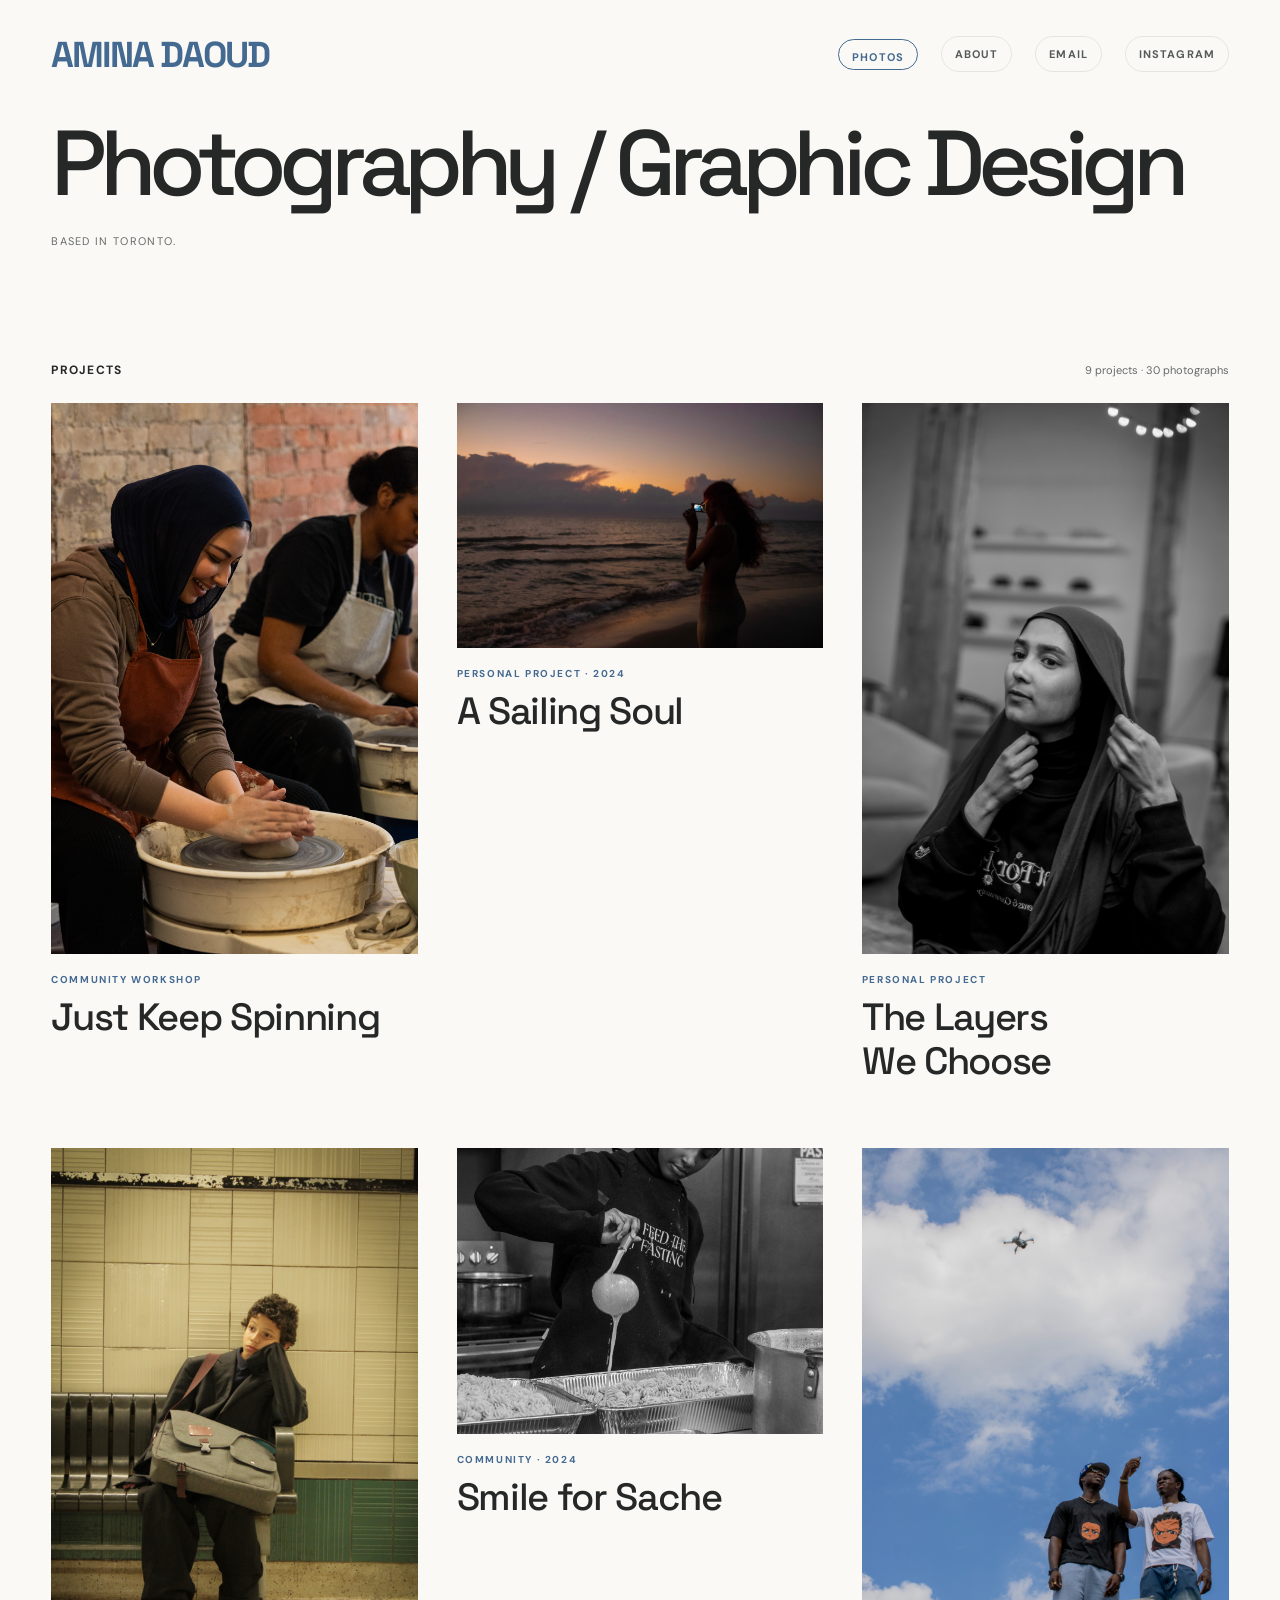
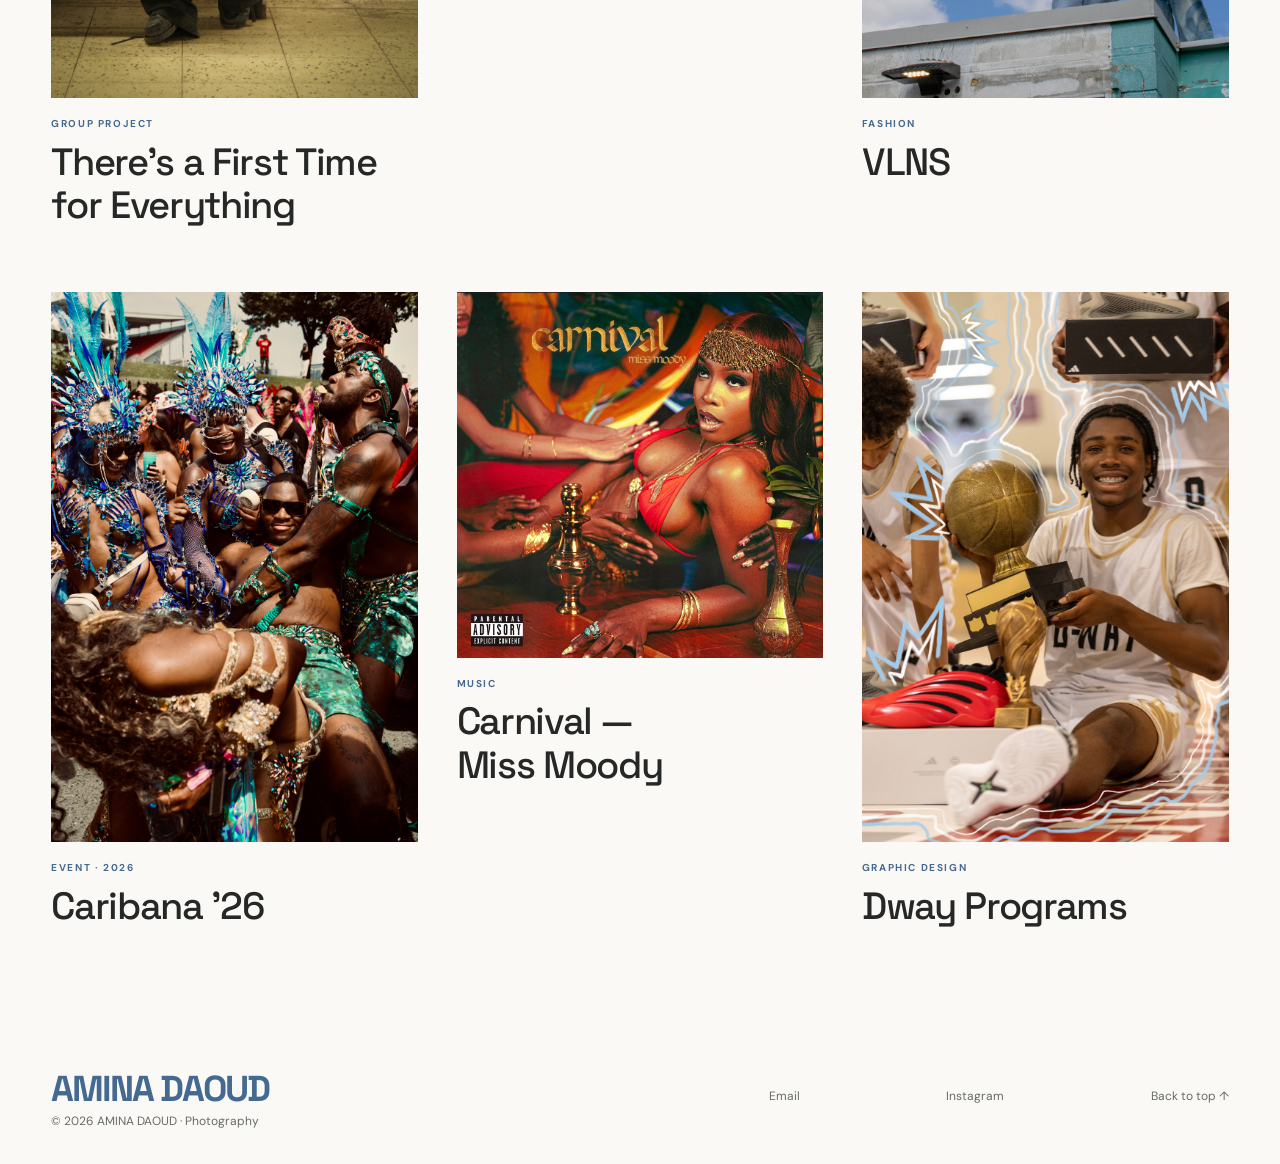
<file: photojournalism-portfolio-project-sections/index.html>
<!doctype html>
<html lang="en">
<head>
  <meta charset="utf-8">
  <meta name="viewport" content="width=device-width, initial-scale=1">
  <meta name="description" content="Photography and visual journalism portfolio.">
  <title>Photography portfolio</title>
  <link rel="stylesheet" href="styles.css">
  <link rel="stylesheet" href="editorial-theme.css">
  <link rel="stylesheet" href="one-page.css">
</head>
<body data-page="index">
  <div id="header"></div>
  <main>
    <section class="home-intro container" id="top">
      <h1 id="hero-title">Photography / Graphic Design</h1>
      <p class="home-location" id="hero-location"></p>
    </section>
    <section class="gallery-section" id="work" aria-labelledby="work-title">
      <div class="container">
        <div class="gallery-heading"><h2 id="work-title">Projects</h2><span id="photo-count"></span></div>
        <div id="portfolio-projects" class="project-cards"></div>
      </div>
    </section>

  </main>
  <div id="footer"></div>
  <script src="content.js"></script>
  <script src="site.js"></script>
</body>
</html>
</file>
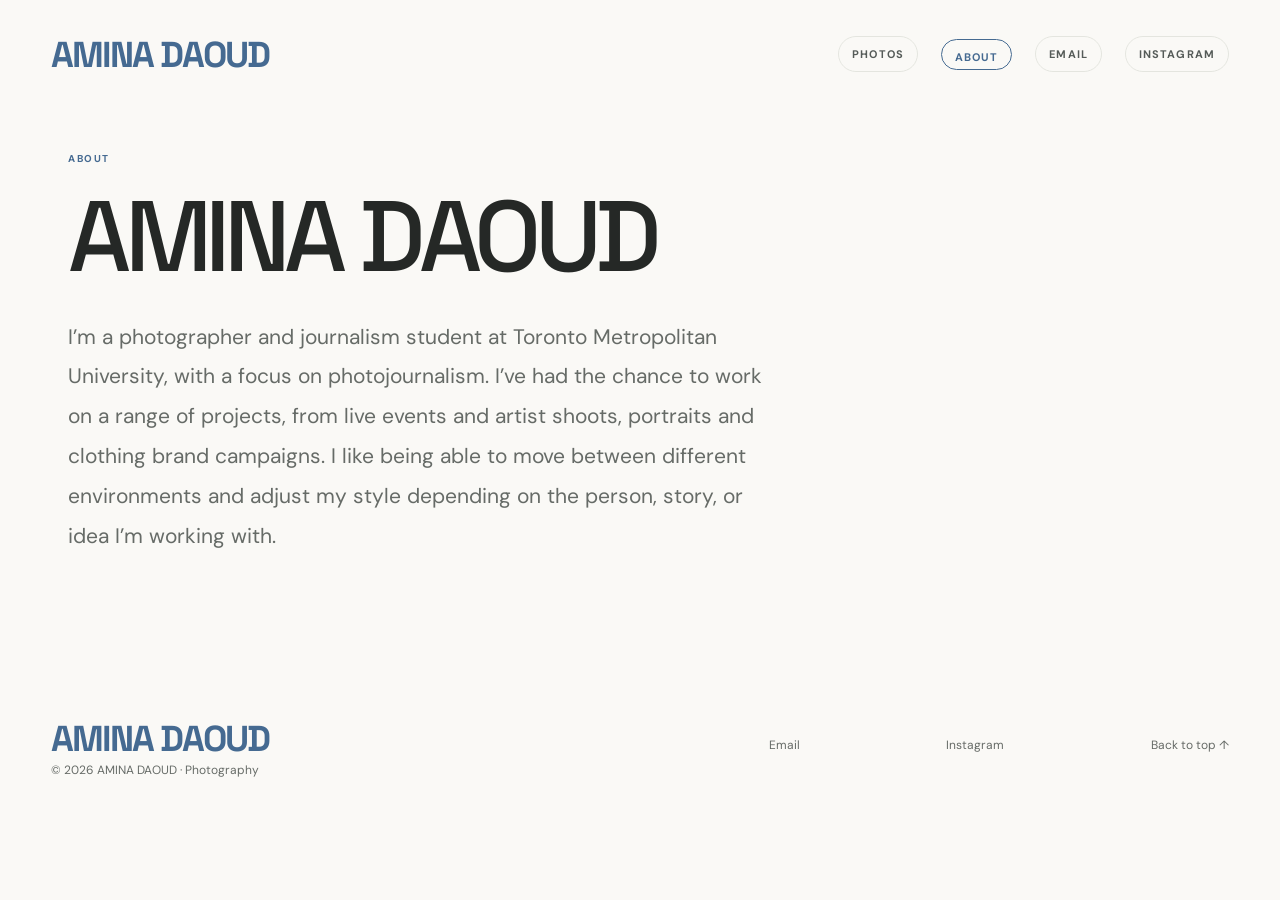
<file: photojournalism-portfolio-project-sections/about.html>
<!doctype html>
<html lang="en">
<head>
  <meta charset="utf-8">
  <meta name="viewport" content="width=device-width, initial-scale=1">
  <meta name="description" content="About Amina Daoud, Toronto-based photographer and journalism student.">
  <title>About — Photography portfolio</title>
  <link rel="stylesheet" href="styles.css">
  <link rel="stylesheet" href="editorial-theme.css">
  <link rel="stylesheet" href="one-page.css">
</head>
<body data-page="about">
  <div id="header"></div>
  <main class="about-page container">
    <p class="eyebrow">About</p>
    <h1 id="about-title">Amina Daoud</h1>
    <p id="about-description" class="about-description"></p>
  </main>
  <div id="footer"></div>
  <script src="content.js"></script>
  <script src="site.js"></script>
</body>
</html>
</file>
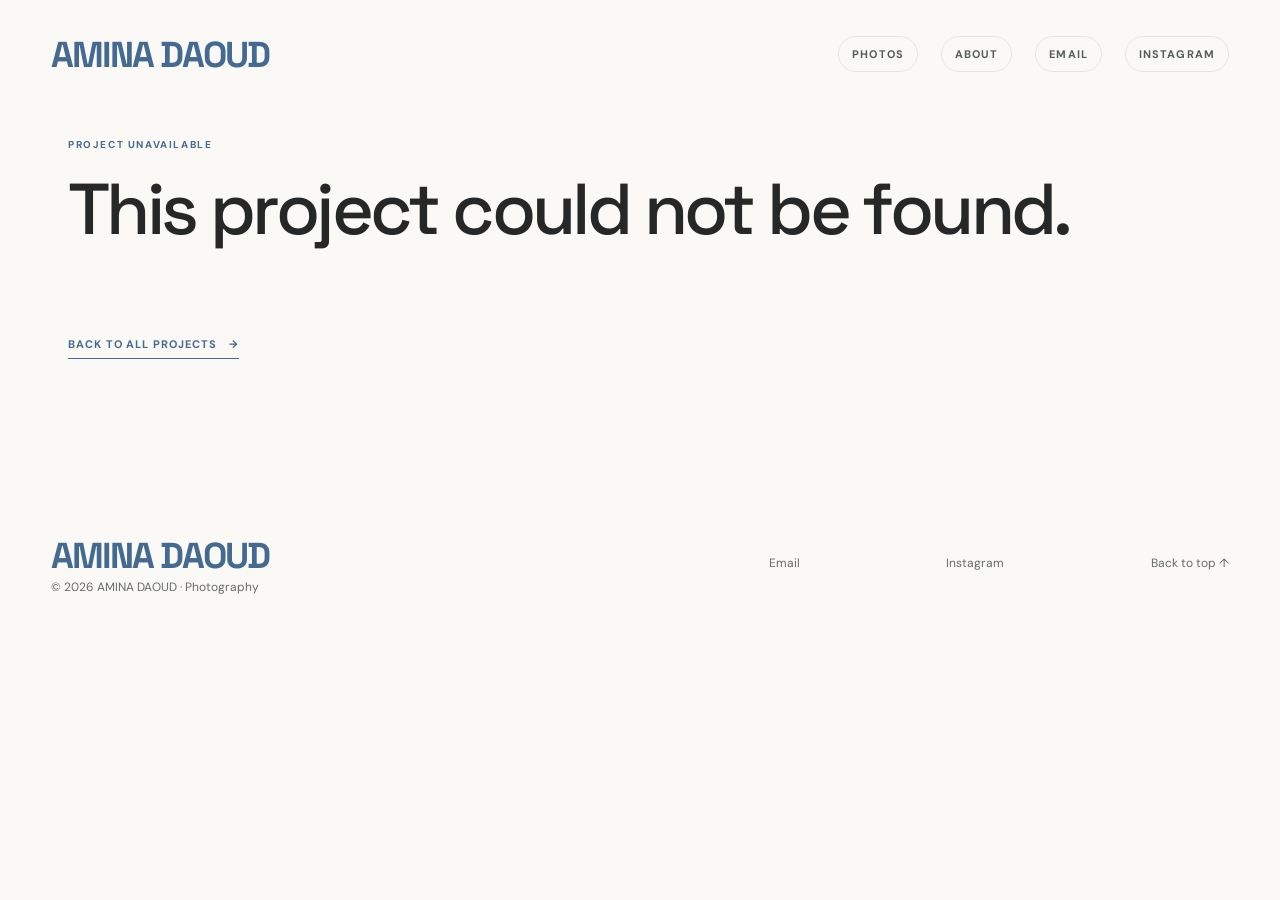
<file: photojournalism-portfolio-project-sections/project.html>
<!doctype html>
<html lang="en">
<head>
  <meta charset="utf-8">
  <meta name="viewport" content="width=device-width, initial-scale=1">
  <meta name="description" content="Photography and visual journalism project.">
  <title>Project — Photography portfolio</title>
  <link rel="stylesheet" href="styles.css">
  <link rel="stylesheet" href="editorial-theme.css">
  <link rel="stylesheet" href="one-page.css">
</head>
<body data-page="project">
  <div id="header"></div>
  <main id="project-detail"></main>
  <div id="footer"></div>
  <script src="content.js"></script>
  <script src="site.js"></script>
</body>
</html>
</file>
<file: photojournalism-portfolio-project-sections/styles.css>
@import url('https://fonts.googleapis.com/css2?family=DM+Sans:wght@400;500;600;700&family=Playfair+Display:wght@400;500;600&display=swap');
:root{--ink:#181a18;--muted:#666b66;--paper:#f7f7f3;--line:#dedfd8;--accent:#586b5b;--max:1220px}*{box-sizing:border-box}html{scroll-behavior:smooth}body{margin:0;background:var(--paper);color:var(--ink);font-family:'DM Sans',Arial,sans-serif;-webkit-font-smoothing:antialiased}a{color:inherit;text-decoration:none}img{display:block;width:100%;height:100%;object-fit:cover}button{font:inherit}p{line-height:1.75}h1,h2,h3,p{margin-top:0}.serif,h1,h2,h3{font-family:'Playfair Display',Georgia,serif;font-weight:400}.container{max-width:var(--max);padding:0 38px;margin:auto}.site-header{position:relative;z-index:20;background:var(--paper);border-bottom:1px solid var(--line)}.header-inner{min-height:84px;display:flex;align-items:center;justify-content:space-between;gap:20px}.brand{font-size:21px;font-weight:700;letter-spacing:-.055em;white-space:nowrap}.brand span{color:var(--accent)}.nav{display:flex;align-items:center;gap:34px}.nav a{font-size:12px;letter-spacing:.12em;text-transform:uppercase;color:#464c46}.nav a[aria-current=page],.nav a:hover{color:var(--ink);text-decoration:underline;text-underline-offset:7px}.menu-toggle{display:none;background:none;border:0;padding:10px;font-size:12px;letter-spacing:.1em}.eyebrow{font-size:11px;letter-spacing:.18em;text-transform:uppercase;font-weight:700;color:var(--accent)}.hero{padding:73px 0 98px}.hero-grid{display:grid;grid-template-columns:.93fr 1.07fr;gap:7%;align-items:end}.hero-copy{padding-bottom:18px}.hero h1{font-size:clamp(54px,6.6vw,106px);line-height:1.04;letter-spacing:-.065em;margin:24px 0 27px}.hero-copy>p:not(.eyebrow){max-width:460px;color:var(--muted);font-size:15px}.hero-picture{height:min(59vw,650px);max-height:650px;overflow:hidden;background:#d9ded8}.hero-picture img{transition:transform .7s}.hero-picture:hover img{transform:scale(1.025)}.hero-caption{display:flex;justify-content:space-between;gap:20px;color:var(--muted);font-size:11px;letter-spacing:.08em;text-transform:uppercase;margin-top:15px}.text-link{display:inline-flex;align-items:center;gap:12px;border-bottom:1px solid var(--ink);padding-bottom:8px;font-size:12px;text-transform:uppercase;letter-spacing:.12em;font-weight:700;margin-top:22px}.text-link:hover{gap:19px}.section{padding:76px 0 100px;border-top:1px solid var(--line)}.section-heading{display:flex;align-items:end;justify-content:space-between;gap:24px;margin-bottom:39px}.section-heading h2{font-size:clamp(36px,4vw,56px);letter-spacing:-.04em;margin:7px 0 0}.section-heading .text-link{margin:0 0 8px}.story-grid{display:grid;grid-template-columns:repeat(3,1fr);gap:24px}.story-card .image-frame{aspect-ratio:4/5;overflow:hidden;background:#e6e6e0}.story-card img,.feature-image img,.photo-tile img{transition:transform .6s}.story-card:hover img,.feature-image:hover img,.photo-tile:hover img{transform:scale(1.045)}.story-card .eyebrow{margin:20px 0 9px}.story-card h3{font-size:clamp(25px,2.4vw,33px);line-height:1.16;letter-spacing:-.025em;margin-bottom:9px}.card-desc{font-size:13px;color:var(--muted);margin:0}.split-section{display:grid;grid-template-columns:1fr 1fr;gap:9%;align-items:center}.feature-image{height:500px;overflow:hidden}.split-section h2{font-size:clamp(38px,4.2vw,62px);line-height:1.12;letter-spacing:-.045em;margin:16px 0 20px}.split-section p:not(.eyebrow){max-width:450px;color:var(--muted);font-size:15px}.footer{border-top:1px solid var(--line);padding:40px 0 28px}.footer-inner{display:flex;justify-content:space-between;gap:20px;align-items:center}.footer-note{font-size:12px;color:var(--muted)}.footer-links{display:flex;gap:24px;font-size:12px}.page-intro{padding:86px 0 56px;max-width:850px}.page-intro h1{font-size:clamp(54px,7.3vw,100px);letter-spacing:-.06em;line-height:1.03;margin:19px 0 23px}.page-intro>p:not(.eyebrow){font-size:16px;color:var(--muted);max-width:650px}.project-list{padding-bottom:85px}.project-row{display:grid;grid-template-columns:1.12fr .88fr;gap:7%;align-items:center;padding:36px 0;border-top:1px solid var(--line)}.project-row:nth-child(even) .project-photo{order:2}.project-photo{aspect-ratio:16/11;overflow:hidden}.project-row h2{font-size:clamp(35px,4.2vw,62px);letter-spacing:-.045em;line-height:1.13;margin:15px 0}.project-row p:not(.eyebrow){font-size:14px;color:var(--muted);max-width:450px}.project-meta{font-size:11px;letter-spacing:.09em;text-transform:uppercase;color:var(--muted);margin-top:23px}.article-list{border-top:1px solid var(--line);margin-bottom:100px}.article-row{display:grid;grid-template-columns:110px 1fr 30px;gap:28px;align-items:start;border-bottom:1px solid var(--line);padding:31px 0}.article-date{font-size:12px;color:var(--muted);padding-top:8px}.article-row h2{font-size:clamp(25px,3.4vw,41px);letter-spacing:-.03em;margin:5px 0 8px}.article-row p{font-size:13px;color:var(--muted);max-width:690px;margin:0}.article-arrow{font-size:24px}.about-layout{display:grid;grid-template-columns:.85fr 1.15fr;gap:9%;align-items:start;padding-bottom:105px}.about-photo{aspect-ratio:4/5}.about-copy{padding-top:25px}.about-copy h2{font-size:clamp(35px,4vw,55px);letter-spacing:-.04em}.about-copy p{color:var(--muted);font-size:15px}.contact-panel{border-top:1px solid var(--line);padding:100px 0 155px;max-width:920px}.contact-panel h2{font-size:clamp(48px,7vw,85px);letter-spacing:-.06em;line-height:1.09;margin:20px 0}.contact-panel p{color:var(--muted);max-width:600px}.email-link{display:inline-block;font-family:'Playfair Display',Georgia,serif;font-size:clamp(24px,4vw,45px);border-bottom:1px solid;margin-top:20px;overflow-wrap:anywhere}.story-hero{padding:76px 0 56px;max-width:950px}.story-hero h1{font-size:clamp(52px,7vw,94px);line-height:1.04;letter-spacing:-.06em;margin:18px 0 23px}.story-hero .dek{font-size:18px;color:var(--muted);max-width:650px}.story-body{padding-bottom:90px}.story-main-image{height:min(64vw,660px);background:#e6e6df}.story-intro{max-width:730px;margin:72px auto;font-size:17px;line-height:1.95}.photo-essay{display:grid;grid-template-columns:1fr 1fr;gap:60px 28px}.photo-tile{margin:0}.photo-tile:nth-child(3n){grid-column:1/-1}.photo-tile .photo-wrap{aspect-ratio:4/5;overflow:hidden}.photo-tile:nth-child(3n) .photo-wrap{aspect-ratio:16/9}.photo-tile figcaption{max-width:700px;margin-top:13px;color:var(--muted);font-size:12px;line-height:1.65}.back-link{margin:55px 0 25px}.sample-alert{font-size:12px;line-height:1.6;background:#e9ede5;color:#4b5e4d;padding:14px 18px;border-left:3px solid #829883;margin:0 0 30px}.empty-note{color:var(--muted)}@media(max-width:800px){.container{padding:0 22px}.header-inner{min-height:70px}.menu-toggle{display:block}.nav{display:none;position:absolute;top:70px;left:0;right:0;background:var(--paper);border-bottom:1px solid var(--line);padding:25px 22px;flex-direction:column;align-items:start;gap:24px}.nav.open{display:flex}.hero{padding:43px 0 70px}.hero-grid,.split-section,.about-layout{grid-template-columns:1fr;gap:35px}.hero-picture{height:auto;aspect-ratio:4/5}.hero-copy{padding:0}.hero h1{font-size:clamp(52px,12vw,80px)}.section{padding:60px 0}.story-grid{grid-template-columns:1fr 1fr;gap:30px 15px}.section-heading{align-items:start}.feature-image{height:auto;aspect-ratio:4/5}.project-row,.project-row:nth-child(even){grid-template-columns:1fr;gap:25px}.project-row:nth-child(even) .project-photo{order:0}.page-intro{padding:60px 0 45px}.about-copy{padding:0}.contact-panel{padding:75px 0 95px}.photo-essay{gap:35px 15px}.story-intro{margin:46px auto}}@media(max-width:520px){.story-grid{grid-template-columns:1fr}.section-heading{display:block}.section-heading .text-link{margin-top:18px}.story-card .image-frame{aspect-ratio:5/4}.article-row{grid-template-columns:1fr 24px;gap:7px}.article-date{grid-column:1/-1}.article-arrow{grid-column:2;grid-row:2}.article-row>div:nth-child(2){grid-column:1;grid-row:2}.footer-inner{align-items:start;flex-direction:column}.photo-essay{grid-template-columns:1fr}.photo-tile:nth-child(3n){grid-column:auto}.photo-tile:nth-child(3n) .photo-wrap{aspect-ratio:4/5}.story-main-image{height:auto;aspect-ratio:5/4}}
</file>
<file: photojournalism-portfolio-project-sections/editorial-theme.css>
/* CLEAN EDITORIAL THEME — subtle color, generous space, photography first. */
@import url('https://fonts.googleapis.com/css2?family=DM+Sans:wght@400;500;600;700&family=Space+Grotesk:wght@400;500;600;700&display=swap');
:root {
  --ink: #252826;
  --muted: #666b67;
  --paper: #faf9f6;
  --line: #e4e5df;
  --accent: #456a91; /* Change this to customize the one accent color. */
  --max: 1220px;
}
body { font-family: 'DM Sans', Arial, sans-serif; background:var(--paper); }
.serif,h1,h2,h3 {font-family:'Space Grotesk',Arial,sans-serif;font-weight:500;}
h1,h2,h3 {text-wrap:balance;}
::selection {background:#dce7f1;color:var(--ink);}
.site-header {background:var(--paper);border-bottom:1px solid var(--line);}
.header-inner {min-height:80px;}
.brand {font-family:'Space Grotesk',Arial,sans-serif;font-size:22px;font-weight:700;letter-spacing:-.055em;}
.brand span {color:var(--accent);}
.nav {gap:29px;}
.nav a {font-size:11px;font-weight:700;letter-spacing:.1em;text-transform:uppercase;color:#555b58;transition:color .2s;}
.nav a:hover,.nav a[aria-current=page] {color:var(--accent);text-decoration:none;}
.nav a[aria-current=page] {border-bottom:1px solid var(--accent);padding-bottom:5px;}
.eyebrow {color:var(--accent);font-size:10px;font-weight:700;letter-spacing:.16em;text-transform:uppercase;}
.hero {padding:79px 0 96px;background:var(--paper);}
.hero-grid {grid-template-columns:.95fr 1.05fr;gap:7%;}
.hero h1 {font-size:clamp(55px,6.4vw,104px);letter-spacing:-.075em;line-height:1.03;margin:23px 0 25px;}
.hero-copy>p:not(.eyebrow) {color:var(--muted);font-size:15px;max-width:415px;}
.hero-picture {border:0;box-shadow:none;transform:none;border-radius:2px;background:#e8e9e5;}
.hero-picture::after {content:none;}
.hero-caption {color:var(--muted);font-size:10px;letter-spacing:.11em;margin-top:16px;}
.text-link {display:inline-flex;align-items:center;gap:12px;color:var(--accent);background:transparent;border:0;border-bottom:1px solid var(--accent);border-radius:0;box-shadow:none;padding:0 0 7px;font-size:11px;font-weight:700;letter-spacing:.085em;text-transform:uppercase;transition:color .2s,gap .2s;}
.text-link:hover {background:transparent;box-shadow:none;transform:none;color:var(--ink);gap:17px;}
.section {border-top:1px solid var(--line);padding:83px 0 100px;background:transparent;}
.section:nth-of-type(2) {background:transparent;}
.section-heading h2 {font-size:clamp(39px,4vw,62px);letter-spacing:-.06em;line-height:1.05;}
.story-grid {gap:27px;}
.story-card,.story-card:nth-child(2) {transform:none;transition:none;}
.story-card:hover,.story-card:nth-child(2):hover {transform:none;}
.story-card .image-frame,.story-card:nth-child(2) .image-frame,.story-card:nth-child(3) .image-frame {border:0;border-radius:2px;box-shadow:none;background:#e9e9e6;}
.story-card .eyebrow {margin:20px 0 10px;background:transparent;padding:0;border:0;border-radius:0;}
.story-card h3 {font-size:clamp(26px,2.4vw,35px);font-weight:500;letter-spacing:-.05em;}
.card-desc {font-size:13px;}
.feature-image {border:0;box-shadow:none;transform:none;border-radius:2px;}
.split-section h2 {font-size:clamp(40px,4.3vw,65px);letter-spacing:-.055em;line-height:1.08;}
.footer {background:transparent;border-top:1px solid var(--line);padding:35px 0;}
.footer-note,.footer-links {color:var(--muted);font-weight:400;}
.footer-links a:hover {color:var(--accent);}
.page-intro {padding:80px 0 56px;}
.page-intro h1 {font-size:clamp(54px,7vw,98px);letter-spacing:-.075em;line-height:1.04;}
.page-intro>p:not(.eyebrow) {color:var(--muted);}
.project-row {border-top:1px solid var(--line);gap:7%;padding:38px 0;}
.project-photo,.project-row:nth-child(even) .project-photo {border:0;border-radius:2px;box-shadow:none;}
.project-row h2 {letter-spacing:-.05em;}
.project-meta {font-weight:600;color:var(--muted);}
.article-list {border-top:1px solid var(--line);}
.article-row {border-bottom:1px solid var(--line);padding:32px 0;transition:background .2s;}
.article-row:hover {background:transparent;transform:none;}
.article-row:hover h2 {color:var(--accent);}
.article-row h2 {letter-spacing:-.04em;}
.article-arrow {color:var(--accent);}
.about-photo {border:0;box-shadow:none;transform:none;border-radius:2px;}
.about-copy h2 {letter-spacing:-.05em;}
.contact-panel {border-top:1px solid var(--line);}
.contact-panel h2 {font-size:clamp(49px,7vw,88px);letter-spacing:-.07em;line-height:1.05;}
.contact-panel h2::after {content:none;}
.email-link {font-family:'Space Grotesk',Arial,sans-serif;font-weight:500;color:var(--accent);border-bottom:1px solid var(--accent);letter-spacing:-.04em;}
.story-hero h1 {letter-spacing:-.065em;}
.story-main-image,.photo-tile .photo-wrap {border:0;box-shadow:none;background:#ebebe7;}
.photo-tile:nth-child(3n + 1) .photo-wrap,.photo-tile:nth-child(3n + 2) .photo-wrap,.photo-tile:nth-child(3n) .photo-wrap {box-shadow:none;}
.sample-alert {background:#f0f3f5;color:#465866;border:0;border-left:3px solid var(--accent);}
@media(max-width:800px) {
  .header-inner {min-height:70px;}
  .menu-toggle {display:block;background:transparent;border:1px solid var(--line);border-radius:3px;font-weight:600;letter-spacing:.06em;padding:9px 12px;}
  .nav {top:70px;border-bottom:1px solid var(--line);background:var(--paper);padding:22px;gap:21px;}
  .nav a {font-size:12px;}
  .hero {padding:48px 0 70px;}
  .hero h1 {font-size:clamp(52px,11vw,80px);}
  .hero-picture {height:auto;aspect-ratio:4/5;max-height:none;margin:0;}
  .section {padding:65px 0;}
  .section-heading h2 {font-size:clamp(40px,7vw,60px);}
  .page-intro h1 {font-size:clamp(54px,10vw,78px);}
  .feature-image {margin:0;}
}
@media(max-width:520px) {
  .brand {font-size:21px;}
  .hero h1 {font-size:clamp(51px,12vw,76px);}
  .hero-caption {font-size:9px;}
  .story-grid {gap:36px;}
  .section-heading h2 {font-size:43px;}
  .article-row {padding:28px 0;}
  .contact-panel h2 {font-size:clamp(50px,11vw,76px);}
  .email-link {font-size:clamp(22px,6vw,32px);}
}
@media(prefers-reduced-motion:reduce) {* ,*::before,*::after {scroll-behavior:auto!important;transition:none!important;animation:none!important;}}
</file>
<file: photojournalism-portfolio-project-sections/one-page.css>
/* SIMPLE ONE-PAGE LAYOUT. Main palette is in editorial-theme.css. */
.site-header {position:fixed;top:0;left:0;right:0;z-index:50;background:transparent;border:0;}
.header-inner {width:100%;max-width:none;min-height:108px;padding:0 clamp(24px,4vw,64px);gap:24px;}
.brand {font-size:clamp(28px,3vw,36px);letter-spacing:-.055em;font-weight:700;}
.brand .brand-name {letter-spacing:inherit;vertical-align:middle;}
.brand .brand-name {color:var(--accent);transition:color .2s ease;}
.brand:hover .brand-name,.brand:focus-visible .brand-name {animation:brand-name-flicker .85s steps(1,end) infinite;}
@keyframes brand-name-flicker {
  0%,35%,70%,100% {color:var(--accent);}
  20%,55%,85% {color:var(--ink);}
}
.brand .brand-photography {color:var(--accent);}
.nav {display:flex;align-items:center;gap:clamp(12px,1.8vw,26px);}
.nav a {font-size:11px;white-space:nowrap;background:rgba(250,249,246,.92);border:1px solid var(--line);border-radius:999px;padding:10px 13px;}
.site-header .nav a:hover,.site-header .nav a:focus-visible {text-decoration:none;background:var(--accent);border-color:var(--accent);color:#fff;}
.nav a[aria-current=page] {border-color:var(--accent);color:var(--accent);}
.nav a[aria-current=page]:hover,.nav a[aria-current=page]:focus-visible {color:#fff;}
.mobile-nav {display:none;}
.menu-toggle {display:none;}
.home-intro {width:100%;max-width:none;padding:120px clamp(24px,4vw,64px) 70px;}
.home-intro h1 {font-size:clamp(54px,7.2vw,112px);line-height:.94;letter-spacing:-.08em;margin:0 0 25px;max-width:1200px;}
.home-intro>p:not(.eyebrow) {max-width:660px;color:var(--muted);font-size:16px;line-height:1.7;}
.home-intro .home-location {font-size:11px!important;text-transform:uppercase;letter-spacing:.12em;margin:14px 0 0;color:var(--muted);}
.gallery-section {border-top:0;padding:42px 0 100px;scroll-margin-top:100px;}
.gallery-section .container {width:100%;max-width:none;padding-inline:clamp(24px,4vw,64px);}
.gallery-heading {display:flex;align-items:baseline;justify-content:space-between;gap:20px;margin-bottom:25px;}
.gallery-heading h2 {font-family:'DM Sans',Arial,sans-serif;font-size:12px;font-weight:700;letter-spacing:.11em;text-transform:uppercase;margin:0;}
.gallery-heading span {font-size:11px;color:var(--muted);}
.portfolio-gallery {columns:2;column-gap:19px;}
.gallery-item {break-inside:avoid;margin:0 0 29px;}
.gallery-item img {height:auto;width:100%;object-fit:contain;background:#eeede8;border-radius:2px;}
.gallery-item figcaption {display:flex;justify-content:space-between;gap:14px;margin-top:10px;color:var(--muted);font-size:10px;line-height:1.6;}
.gallery-item figcaption span:first-child {font-weight:700;color:var(--ink);min-width:105px;}
.gallery-item figcaption span:last-child {max-width:62%;text-align:right;}
.gallery-disclaimer {color:var(--muted);font-size:11px;margin-top:16px;}
.about-strip {border-top:1px solid var(--line);padding:75px 0 85px;}
.about-strip-inner {display:grid;grid-template-columns:1fr 1fr;gap:12%;align-items:start;}
.about-strip h2 {font-size:clamp(40px,5vw,70px);letter-spacing:-.06em;margin-top:15px;}
.about-strip-inner>p {font-size:15px;color:var(--muted);max-width:460px;}
.sample-writing {font-size:11px!important;margin-top:11px!important;}
@media (max-width:900px) {
  .nav {gap:14px;}
  .nav a {font-size:10px;}
  .header-inner {padding-inline:24px;}
}
@media (max-width:700px) {
  .header-inner {min-height:68px;padding-inline:22px;}
  .brand {font-size:clamp(26px,6.5vw,32px);}
  .nav {display:none;}
  .menu-toggle {display:block;border:1px solid var(--line);background:transparent;border-radius:3px;padding:9px 11px;}
  .mobile-nav {display:none;position:fixed;top:68px;left:0;right:0;z-index:30;background:var(--paper);border-bottom:1px solid var(--line);padding:20px 22px;flex-direction:column;gap:20px;}
  .mobile-nav.open {display:flex;}
  .mobile-nav a {font-size:12px;text-transform:uppercase;letter-spacing:.12em;font-weight:700;}
  .mobile-nav a:hover,.mobile-nav a:focus-visible {color:var(--accent);}
  .home-intro {padding:110px 24px 56px;}
  .home-intro h1 {font-size:clamp(48px,9vw,68px);}
  .portfolio-gallery {columns:1;}
  .gallery-item {margin-bottom:35px;}
  .gallery-item figcaption {gap:8px;}
  .about-strip-inner {grid-template-columns:1fr;gap:10px;}
  .gallery-section {padding-bottom:70px;}
}
@media (max-width:390px) {.gallery-item figcaption {display:block;}.gallery-item figcaption span {display:block;max-width:100%!important;text-align:left!important;margin-bottom:3px;}}

/* PROJECT SECTIONS: each photo story stays together on the homepage. */
.portfolio-projects {display:flex; flex-direction:column; gap:84px;}
.portfolio-project {scroll-margin-top:28px;}
.project-heading {display:grid;grid-template-columns:105px minmax(0,1fr) 112px;gap:24px;align-items:start;margin-bottom:26px;padding-top:26px;border-top:1px solid var(--line);}
.project-number,.project-photo-count {font-size:10px;line-height:1.6;letter-spacing:.1em;text-transform:uppercase;color:var(--muted);font-weight:700;}
.project-photo-count {text-align:right;}
.project-copy .eyebrow {margin:0 0 12px;}
.project-copy h3 {font-size:clamp(34px,5.5vw,70px);line-height:1.04;letter-spacing:-.06em;margin:0 0 14px;}
.project-dek {font-size:14px;line-height:1.65;color:var(--muted);max-width:560px;margin:0;}
.project-gallery {display:grid;grid-template-columns:repeat(2,minmax(0,1fr));gap:24px 19px;align-items:start;}
.project-photo {min-width:0;margin:0;}
.project-photo img {display:block;width:100%;height:auto;object-fit:contain;background:#eeede8;border-radius:2px;}
.project-photo figcaption {display:flex;justify-content:space-between;gap:15px;margin-top:10px;font-size:10px;line-height:1.6;color:var(--muted);}
.project-photo figcaption span:first-child {white-space:nowrap;color:var(--ink);font-weight:700;}
.project-photo figcaption span:last-child {max-width:80%;text-align:right;}
@media (max-width:700px) {
 .portfolio-projects {gap:64px;}
 .project-heading {grid-template-columns:1fr auto;gap:10px 16px;margin-bottom:22px;}
 .project-number {grid-column:1;}
 .project-copy {grid-column:1 / -1;grid-row:2;}
 .project-photo-count {grid-column:2;grid-row:1;}
 .project-gallery {grid-template-columns:1fr;gap:25px;}
 .project-copy h3 {font-size:clamp(38px,10vw,58px);}
}
/* Preserve the original dimensions of project photos */

.project-gallery .project-photo {
  height: auto;
  aspect-ratio: auto;
  overflow: visible;
}

.project-gallery .project-photo img {
  display: block;
  width: 100%;
  height: auto;
  max-height: none;
  aspect-ratio: auto;
  object-fit: contain;
}


/* Photo project write-ups */

.project-photo-column {
  min-width: 0;
}

.project-photo-column .project-photo {
  margin: 0;
}

.project-writeup {
  margin-top: 36px;
  max-width: 520px;
}

.project-writeup p {
  font-size: 14px;
  line-height: 1.85;
  color: var(--ink);
  margin: 0 0 20px;
}

/* Editorial layouts adapt to each project's photo count without cropping images. */
.portfolio-projects {gap:clamp(76px,9vw,120px);}
.project-heading {padding-top:30px;margin-bottom:25px;}
.project-number {display:flex;align-items:center;gap:10px;padding-top:4px;}
.project-number::before {content:"";width:18px;height:1px;background:var(--accent);}
.project-copy h3 {font-size:clamp(38px,5vw,66px);letter-spacing:-.065em;}
.project-writeup {max-width:720px;margin:0 0 38px 129px;}
.project-writeup p {font-size:15px;line-height:1.85;color:#454a46;}
.project-writeup p:last-child {margin-bottom:0;}
.project-gallery {max-width:1120px;margin:0 auto;gap:34px 24px;}
.project-photo img {border-radius:3px;background:#eeede8;}
.project-photo figcaption {justify-content:flex-start;align-items:baseline;gap:14px;margin-top:12px;}
.project-photo figcaption span:first-child {font-size:9px;letter-spacing:.08em;color:var(--accent);}
.project-photo figcaption span:last-child {max-width:none;text-align:left;}
.project-gallery--single {grid-template-columns:1fr;max-width:820px;}
.project-gallery--pair {grid-template-columns:repeat(2,minmax(0,1fr));max-width:1040px;}
.project-gallery--trio {grid-template-columns:repeat(2,minmax(0,1fr));max-width:1040px;}
.project-gallery--trio > .project-photo-column:first-child {grid-column:1/-1;width:min(100%,920px);justify-self:center;}
#the-layers-we-choose .project-gallery--trio > .project-photo-column:first-child,
#vlns .project-gallery--trio > .project-photo-column:first-child,
#dway-programs .project-gallery--trio > .project-photo-column:first-child {width:min(100%,760px);}
.project-gallery--collection {grid-template-columns:repeat(2,minmax(0,1fr));}

@media (max-width: 700px) {
  .portfolio-projects {gap:68px;}
  .project-heading {padding-top:22px;}
  .project-writeup {margin:0 0 26px;}
  .project-writeup p {font-size:14px;}
  .project-gallery,.project-gallery--pair,.project-gallery--trio,.project-gallery--collection {grid-template-columns:1fr;gap:26px;}
  .project-gallery--single {grid-template-columns:minmax(0,1fr);}
  .project-gallery--trio > .project-photo-column:first-child {grid-column:auto;width:100%;}
}

/* Project covers on the homepage */
.project-cards {columns:3;column-gap:clamp(38px,5vw,78px);}
.project-card {display:inline-block;width:100%;min-width:0;margin:0 0 42px;break-inside:avoid;}
.project-card:nth-child(3n+1) {width:88%;}
.project-card:nth-child(3n+2) {width:82%;margin-left:18%;margin-top:clamp(72px,10vw,150px);}
.project-card:nth-child(3n) {width:90%;margin-left:5%;margin-top:clamp(24px,4vw,64px);}
.project-card:nth-child(4n+1) {transform:translateX(-2%);}
.project-card:nth-child(4n+2) {transform:translateX(4%);}
.project-card:nth-child(4n+3) {transform:translateX(-4%);}
.project-card:nth-child(4) {margin-top:clamp(130px,17vw,245px);}
.project-card:nth-child(7) {margin-top:clamp(35px,6vw,90px);}
.project-card-link {display:block;}
.project-card-cover {position:relative;overflow:hidden;background:transparent;}
.project-card-cover img {width:100%;height:auto;object-fit:contain;transition:filter .2s;}
.project-card-link:hover .project-card-cover,
.project-card-link:focus-visible .project-card-cover {outline:2px solid var(--accent);outline-offset:3px;}
.project-card-link:hover .project-card-cover img,
.project-card-link:focus-visible .project-card-cover img {filter:brightness(.92);}
.project-card-copy {padding-top:17px;}
.project-card-copy .eyebrow {margin:0 0 8px;}
.project-card-copy h3 {font-size:clamp(25px,3vw,38px);line-height:1.15;letter-spacing:-.035em;margin:0;transition:color .2s;}
.project-card-link:hover .project-card-copy h3,
.project-card-link:focus-visible .project-card-copy h3 {color:var(--accent);}
.project-back-link {display:inline-block;margin-top:100px;font-size:11px;font-weight:700;letter-spacing:.1em;text-transform:uppercase;color:var(--muted);}
.project-back-link:hover {color:var(--ink);}
.project-mosaic {display:grid;grid-template-columns:repeat(3,minmax(0,1fr));gap:clamp(20px,3vw,46px);align-items:start;padding-top:24px;}
.project-mosaic-intro,.project-mosaic .project-photo-column {width:100%;min-width:0;margin:0;}
.project-mosaic-intro {padding:0 0 12px;}
.project-mosaic-intro h1 {font-size:clamp(38px,4.3vw,66px);line-height:1.04;letter-spacing:-.065em;margin:18px 0;}
.project-detail-meta {font-size:11px;letter-spacing:.1em;text-transform:uppercase;color:var(--muted);}
.project-detail-writeup {margin:28px 0 0;max-width:620px;}
.project-detail-writeup p {font-size:14px;line-height:1.85;}
.project-detail-writeup a {text-decoration:underline;text-underline-offset:3px;}
.project-mosaic .project-photo {height:auto;min-width:0;margin:0;aspect-ratio:auto;overflow:visible;}
.project-mosaic .project-photo img {display:block;width:100%;height:auto;max-height:none;object-fit:contain;}
.project-mosaic .project-photo figcaption {margin-top:10px;}
#project-detail > .container {width:100%;max-width:none;padding-inline:clamp(24px,4vw,64px);}
.project-back-link--bottom {margin:65px 0 75px;}
.project-not-found {min-height:55vh;display:flex;flex-direction:column;align-items:flex-start;justify-content:center;max-width:var(--max);padding:60px 38px;margin:auto;}
.project-not-found h1 {font-size:clamp(42px,6vw,72px);letter-spacing:-.05em;}
.project-heading {border-top:0;}
.footer {border-top:0;}
@media (min-width:701px) {
  .project-cards {
    display:grid;
    grid-template-columns:repeat(3,minmax(0,1fr));
    column-gap:clamp(24px,3vw,48px);
    row-gap:clamp(42px,5vw,72px);
  }
  .project-card,
  .project-card:nth-child(n) {
    display:block;
    width:100%;
    margin:0;
    transform:none;
  }
}
@media (max-width:700px) {
  .gallery-section .container {padding-inline:22px;}
  .project-cards {columns:2;column-gap:26px;}
  .project-card {margin-bottom:32px;}
  .project-card:nth-child(n) {width:92%;margin-left:0;transform:none;}
  .project-card:nth-child(2n) {margin-left:8%;margin-top:58px;}
  .project-card:nth-child(3n) {margin-top:24px;}
  .project-card:nth-child(4) {margin-top:94px;}
  .project-back-link {margin-top:80px;}
  .project-mosaic {grid-template-columns:1fr;gap:32px;padding-top:20px;}
  .project-mosaic .project-photo-column:nth-of-type(n) {padding-top:0;}
  .project-mosaic-intro h1 {font-size:clamp(34px,7vw,52px);}
  .project-detail-writeup {margin-top:20px;}
  .project-detail-writeup p {font-size:14px;}
  .project-not-found {padding:45px 22px;}
}
@media (max-width:480px) {
  .project-cards {columns:1;}
  .project-card:nth-child(n) {width:94%;margin:0 0 36px;transform:none;}
  .project-card:nth-child(2n) {margin-left:6%;margin-top:26px;}
}
.about-page {min-height:75vh;padding-top:150px;padding-bottom:100px;}
.about-page h1 {font-size:clamp(54px,8vw,100px);line-height:1.02;letter-spacing:-.065em;margin:18px 0 30px;}
.about-description {max-width:700px;font-size:clamp(17px,2vw,21px);line-height:1.9;color:var(--muted);}
.footer-inner {width:100%;max-width:none;padding-inline:clamp(24px,4vw,64px);}
.footer-links {gap:clamp(28px,4vw,58px);}
@media (min-width:701px) {
  .footer-links {min-width:min(40vw,460px);justify-content:space-between;}
}
@media (max-width:700px) {
  .about-page {padding-top:115px;padding-bottom:75px;}
  .footer-inner {padding-inline:22px;}
  .footer-links {width:100%;justify-content:space-between;gap:18px;}
}
@media (prefers-reduced-motion:reduce) {
  .brand:hover .brand-name,.brand:focus-visible .brand-name {animation:none;color:var(--ink);}
}
</file>
